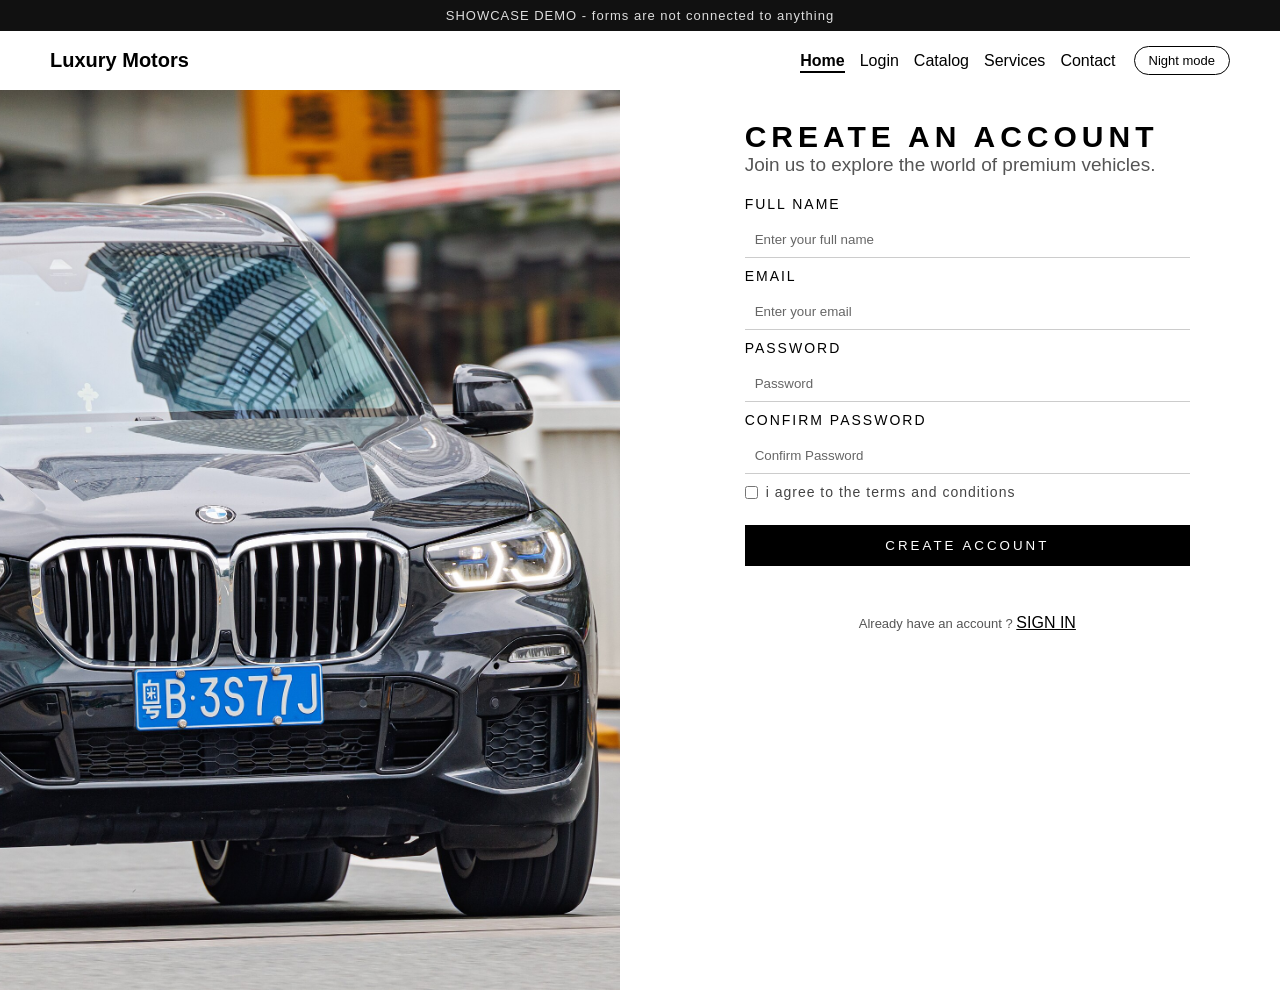
<file: index.html>
<!DOCTYPE html>
<html lang="en">
<head>
  <meta charset="UTF-8">
  <meta name="viewport" content="width=device-width, initial-scale=1.0">
  <title>Luxury Motors - Create an account (demo)</title>
  <link rel="stylesheet" href="style.css">
</head>
<body>

  <div class="banner">SHOWCASE DEMO - forms are not connected to anything</div>
<nav id="nav"></nav>
    <div class="container">

  <div class="images">
    <img src="img/hero.jpg" alt="BMW X5 (photo by Dinkun Chen, see credits)">
  </div>

  <div class="main">

   <div class="text">
      <h1>Create an account</h1>
      <p>Join us to explore the world of premium vehicles.</p>
    </div>
    
    <form id="signup-form" novalidate>
      <label for="full-name">Full Name</label>
      <input type="text" id="full-name" placeholder="Enter your full name" >

      <label for="email">Email</label>
      <input type="email" id="email" placeholder="Enter your email" >

      <label for="password">Password</label>
      <input type="password" id="password" placeholder="Password" >
      <label for="confirm-password">Confirm Password</label>
      <input type="password" id="confirm-password" placeholder="Confirm Password" >
      
      <div class="terms">
  <input type="checkbox" id="terms" >
  <label for="terms">I agree to the Terms and Conditions</label>
    </div>
      <button class="btn" type="submit">Create Account</button>
      <p id="form-msg" class="msg" role="status"></p>
      <p id="footer-text"> Already have an account ? <a href="login.html"><span>SIGN IN</span></a></P>
    </form>
  </div>
</div>
<script src="app.js"></script>
</body>
</html>
</file>
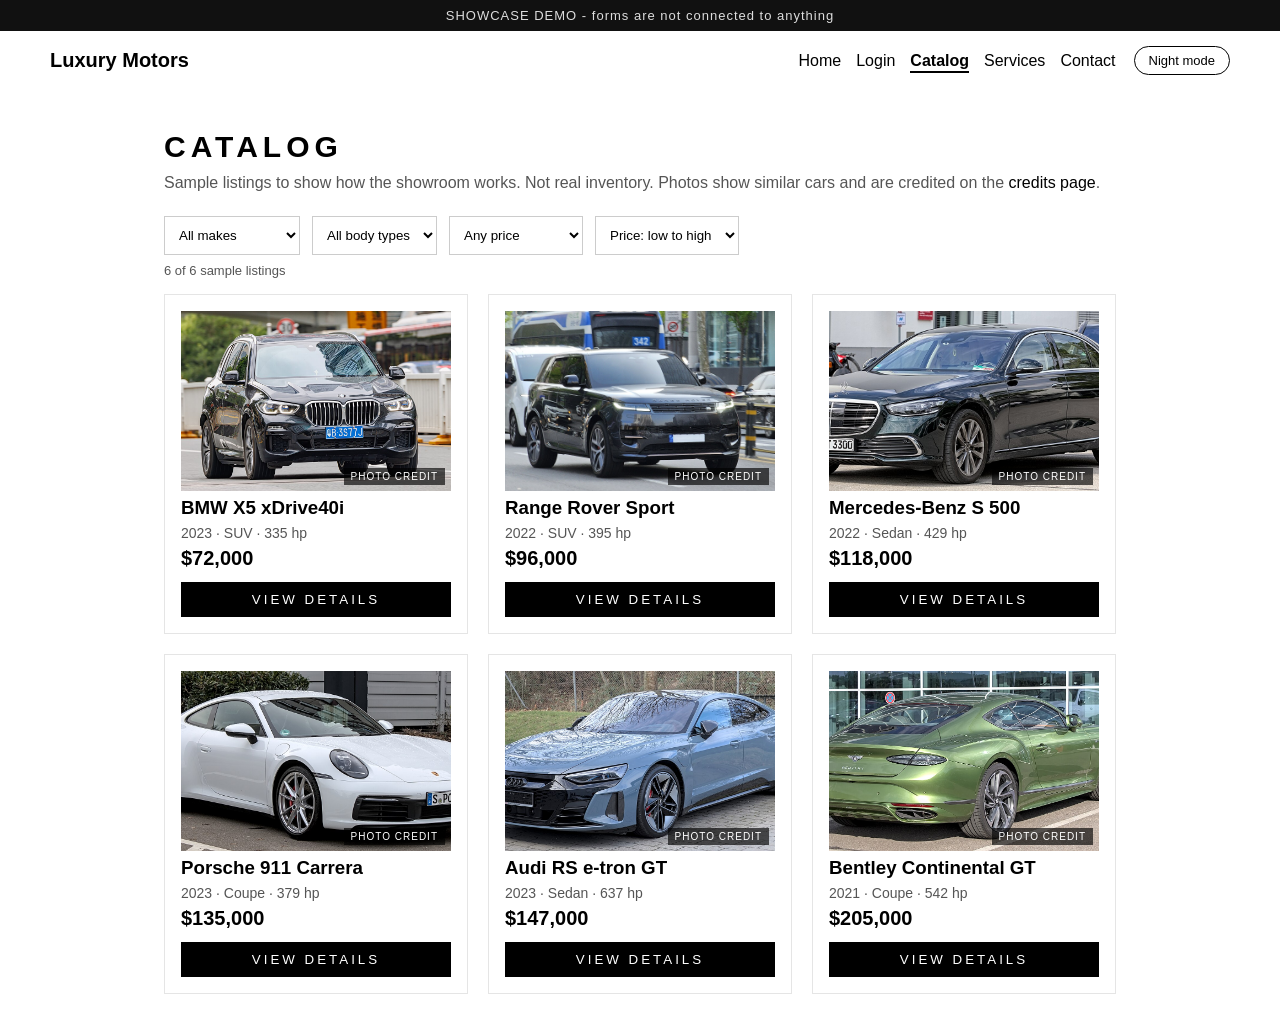
<file: catalog_page.html>
<!DOCTYPE html>
<html lang="en"><head><meta charset="UTF-8"><meta name="viewport" content="width=device-width, initial-scale=1.0"><title>Luxury Motors - Catalog</title><link rel="stylesheet" href="style.css"></head>
<body>
<div class="banner">SHOWCASE DEMO - forms are not connected to anything</div>
<nav id="nav"></nav>
<div class="page"><h1>Catalog</h1><p>Sample listings to show how the showroom works. Not real inventory. Photos show similar cars and are credited on the <a href="credits.html" style="color:#000">credits page</a>.</p>
<div class="filters"><select id="f-make" aria-label="Make"><option value="">All makes</option></select>
<select id="f-body" aria-label="Body"><option value="">All body types</option><option>Coupe</option><option>Sedan</option><option>SUV</option></select>
<select id="f-max" aria-label="Max price"><option value="">Any price</option><option value="100000">Up to $100,000</option><option value="150000">Up to $150,000</option><option value="250000">Up to $250,000</option></select>
<select id="f-sort" aria-label="Sort"><option value="low">Price: low to high</option><option value="high">Price: high to low</option></select></div>
<p id="count"></p><div id="grid"></div></div>
<div id="detail" class="modal" role="dialog" aria-modal="true" aria-labelledby="d-title"><div class="box"><div id="d-art" class="thumb"></div><h2 id="d-title"></h2><p id="d-body"></p><button id="d-close" class="btn small" type="button">Close</button></div></div>
<script src="app.js"></script>
</body></html>
</file>
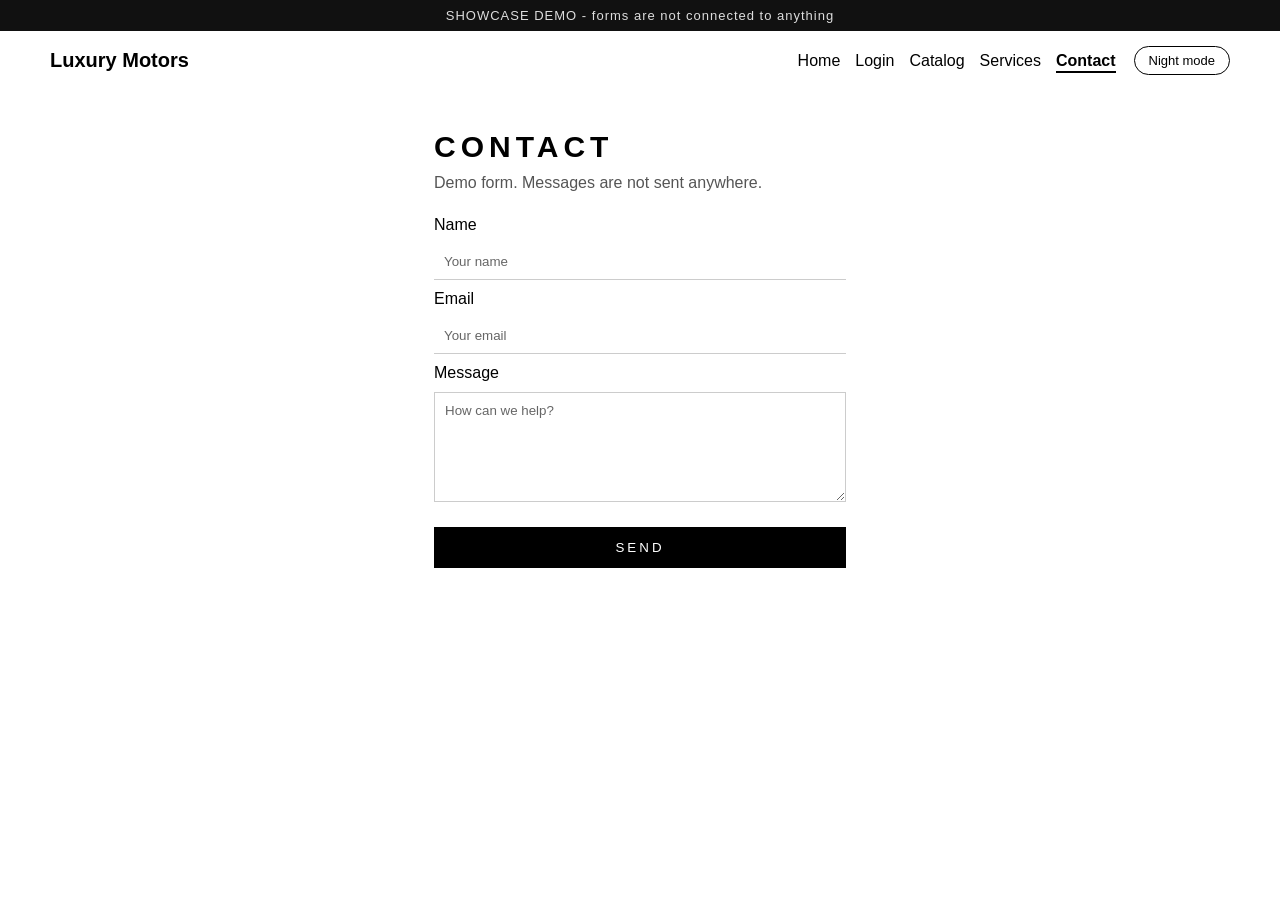
<file: contact.html>
<!DOCTYPE html>
<html lang="en"><head><meta charset="UTF-8"><meta name="viewport" content="width=device-width, initial-scale=1.0"><title>Luxury Motors - Contact (demo)</title><link rel="stylesheet" href="style.css"></head>
<body>
<div class="banner">SHOWCASE DEMO - forms are not connected to anything</div>
<nav id="nav"></nav>
<div class="page formpage"><h1>Contact</h1><p>Demo form. Messages are not sent anywhere.</p>
<form id="contact-form" novalidate><label for="name">Name</label><input id="name" placeholder="Your name"><label for="email">Email</label><input type="email" id="email" placeholder="Your email"><label for="message">Message</label><textarea id="message" placeholder="How can we help?"></textarea><button class="btn" type="submit">Send</button><p id="form-msg" class="msg" role="status"></p></form></div>
<script src="app.js"></script>
</body></html>
</file>
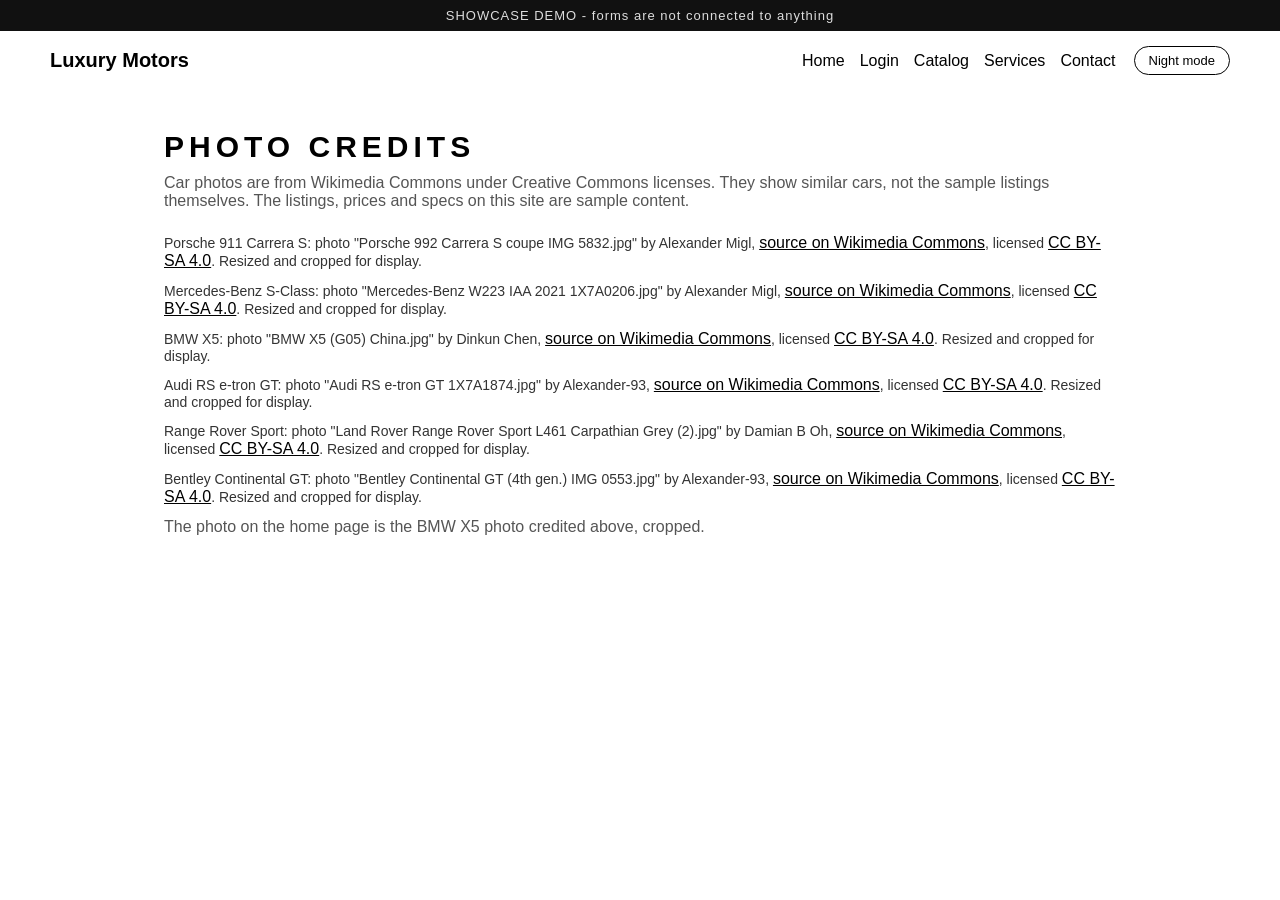
<file: credits.html>
<!DOCTYPE html>
<html lang="en"><head><meta charset="UTF-8"><meta name="viewport" content="width=device-width, initial-scale=1.0"><title>Luxury Motors - Photo credits</title><link rel="stylesheet" href="style.css"></head>
<body>
<div class="banner">SHOWCASE DEMO - forms are not connected to anything</div>
<nav id="nav"></nav>
<div class="page"><h1>Photo credits</h1><p>Car photos are from Wikimedia Commons under Creative Commons licenses. They show similar cars, not the sample listings themselves. The listings, prices and specs on this site are sample content.</p><ul class="credits"><li>Porsche 911 Carrera S: photo "Porsche 992 Carrera S coupe IMG 5832.jpg" by Alexander Migl, <a href="https://commons.wikimedia.org/wiki/File:Porsche_992_Carrera_S_coupe_IMG_5832.jpg">source on Wikimedia Commons</a>, licensed <a href="https://creativecommons.org/licenses/by-sa/4.0">CC BY-SA 4.0</a>. Resized and cropped for display.</li><li>Mercedes-Benz S-Class: photo "Mercedes-Benz W223 IAA 2021 1X7A0206.jpg" by Alexander Migl, <a href="https://commons.wikimedia.org/wiki/File:Mercedes-Benz_W223_IAA_2021_1X7A0206.jpg">source on Wikimedia Commons</a>, licensed <a href="https://creativecommons.org/licenses/by-sa/4.0">CC BY-SA 4.0</a>. Resized and cropped for display.</li><li>BMW X5: photo "BMW X5 (G05) China.jpg" by Dinkun Chen, <a href="https://commons.wikimedia.org/wiki/File:BMW_X5_(G05)_China.jpg">source on Wikimedia Commons</a>, licensed <a href="https://creativecommons.org/licenses/by-sa/4.0">CC BY-SA 4.0</a>. Resized and cropped for display.</li><li>Audi RS e-tron GT: photo "Audi RS e-tron GT 1X7A1874.jpg" by Alexander-93, <a href="https://commons.wikimedia.org/wiki/File:Audi_RS_e-tron_GT_1X7A1874.jpg">source on Wikimedia Commons</a>, licensed <a href="https://creativecommons.org/licenses/by-sa/4.0">CC BY-SA 4.0</a>. Resized and cropped for display.</li><li>Range Rover Sport: photo "Land Rover Range Rover Sport L461 Carpathian Grey (2).jpg" by Damian B Oh, <a href="https://commons.wikimedia.org/wiki/File:Land_Rover_Range_Rover_Sport_L461_Carpathian_Grey_(2).jpg">source on Wikimedia Commons</a>, licensed <a href="https://creativecommons.org/licenses/by-sa/4.0">CC BY-SA 4.0</a>. Resized and cropped for display.</li><li>Bentley Continental GT: photo "Bentley Continental GT (4th gen.) IMG 0553.jpg" by Alexander-93, <a href="https://commons.wikimedia.org/wiki/File:Bentley_Continental_GT_(4th_gen.)_IMG_0553.jpg">source on Wikimedia Commons</a>, licensed <a href="https://creativecommons.org/licenses/by-sa/4.0">CC BY-SA 4.0</a>. Resized and cropped for display.</li></ul><p>The photo on the home page is the BMW X5 photo credited above, cropped.</p></div>
<script src="app.js"></script>
</body></html>
</file>
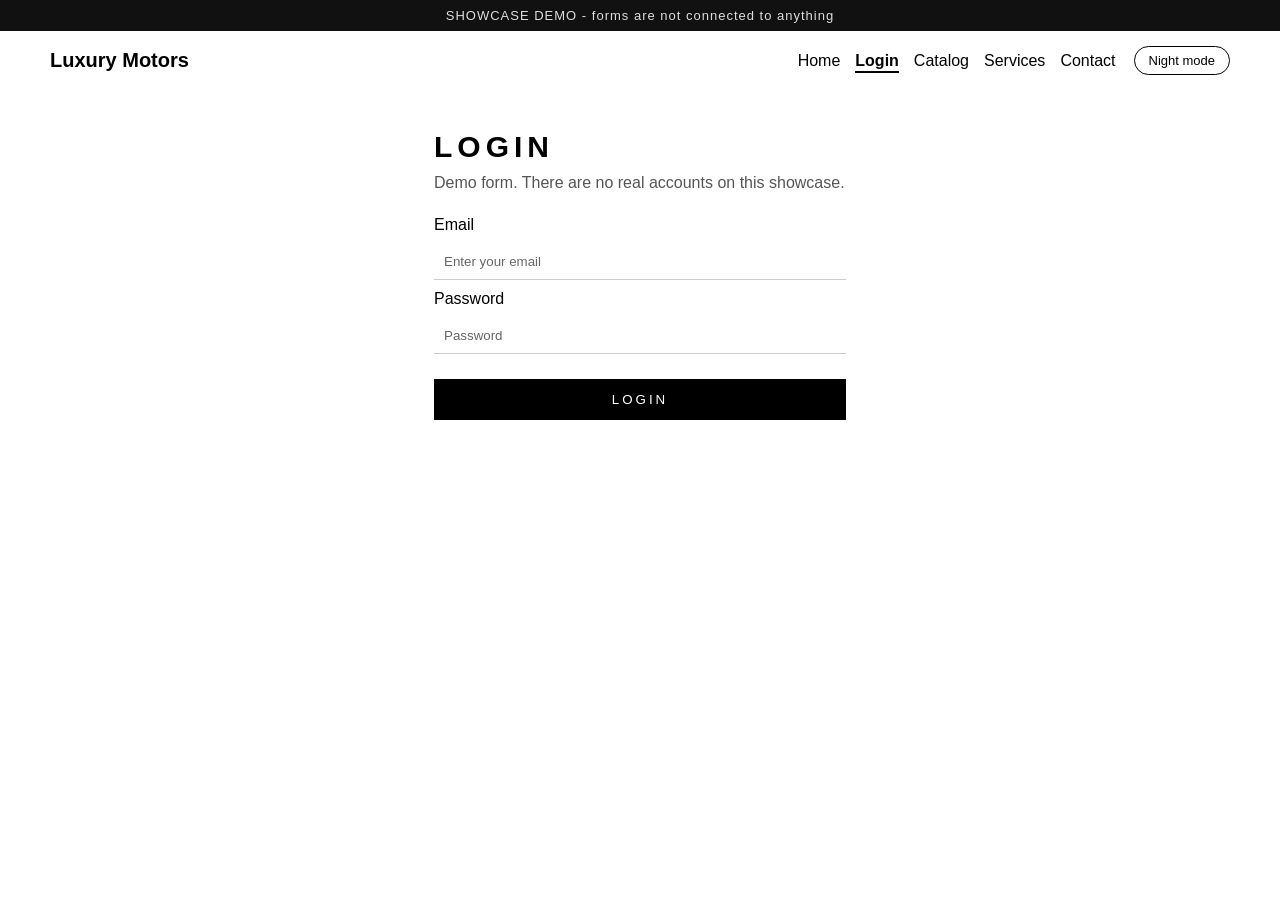
<file: login.html>
<!DOCTYPE html>
<html lang="en"><head><meta charset="UTF-8"><meta name="viewport" content="width=device-width, initial-scale=1.0"><title>Luxury Motors - Login (demo)</title><link rel="stylesheet" href="style.css"></head>
<body>
<div class="banner">SHOWCASE DEMO - forms are not connected to anything</div>
<nav id="nav"></nav>
<div class="page formpage"><h1>Login</h1><p>Demo form. There are no real accounts on this showcase.</p>
<form id="login-form" novalidate><label for="email">Email</label><input type="email" id="email" placeholder="Enter your email"><label for="password">Password</label><input type="password" id="password" placeholder="Password"><button class="btn" type="submit">Login</button><p id="form-msg" class="msg" role="status"></p></form></div>
<script src="app.js"></script>
</body></html>
</file>
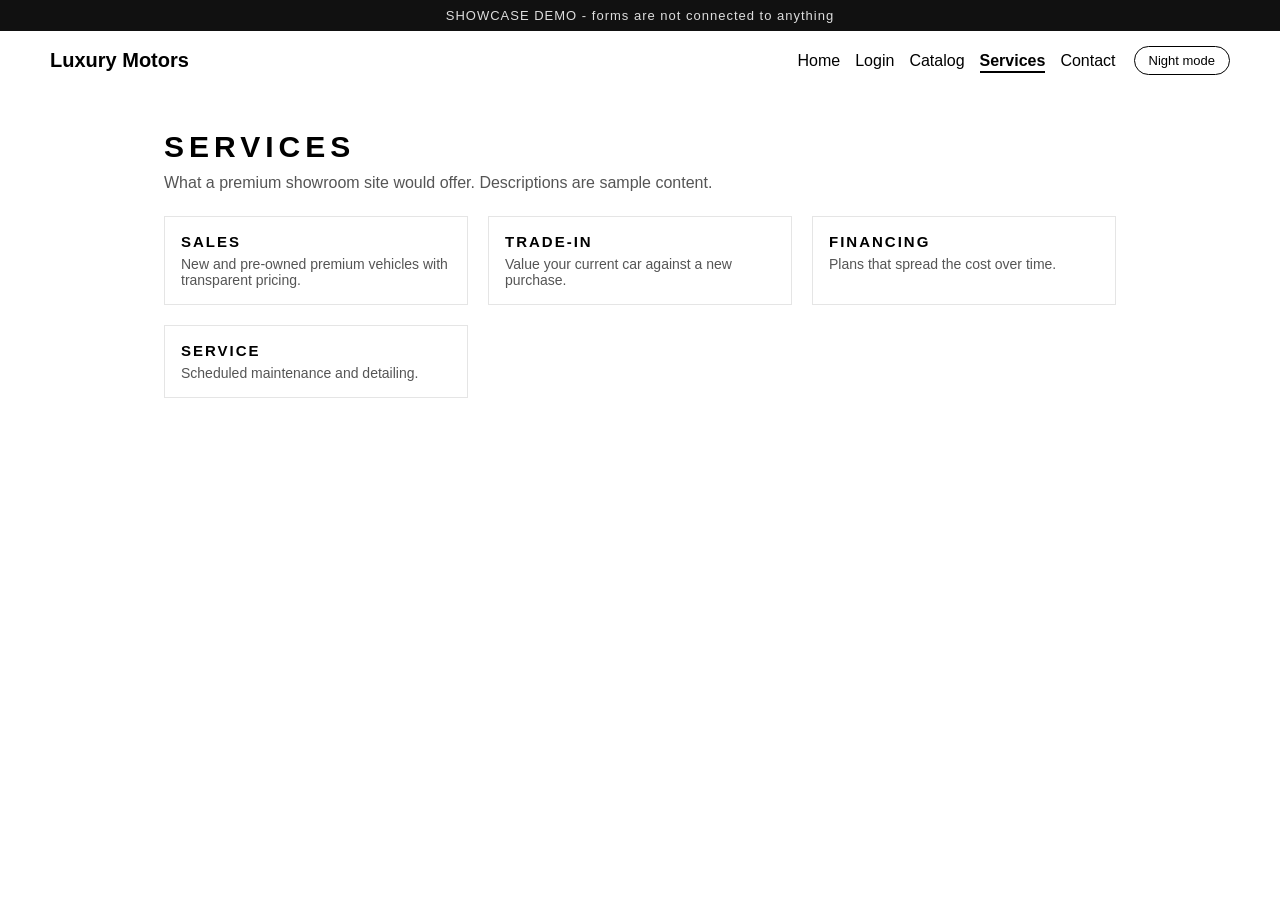
<file: services.html>
<!DOCTYPE html>
<html lang="en"><head><meta charset="UTF-8"><meta name="viewport" content="width=device-width, initial-scale=1.0"><title>Luxury Motors - Services</title><link rel="stylesheet" href="style.css"></head>
<body>
<div class="banner">SHOWCASE DEMO - forms are not connected to anything</div>
<nav id="nav"></nav>
<div class="page"><h1>Services</h1><p>What a premium showroom site would offer. Descriptions are sample content.</p>
<div class="svc"><div><h3>Sales</h3><p>New and pre-owned premium vehicles with transparent pricing.</p></div><div><h3>Trade-in</h3><p>Value your current car against a new purchase.</p></div><div><h3>Financing</h3><p>Plans that spread the cost over time.</p></div><div><h3>Service</h3><p>Scheduled maintenance and detailing.</p></div></div></div>
<script src="app.js"></script>
</body></html>
</file>
<file: style.css>
*{ 
    margin: 0;
    padding: 0;
    box-sizing: border-box;
    font-family: 'Montserrat', sans-serif;
}
nav {
    background-color: rgb(255, 255, 255);
    padding: 15px 50px;
    display: flex;
    align-items: center;
}

ul {
    margin: 0;
    padding: 0;
    display: flex; 
    gap: 15px;     
}

li {
    list-style-type: none;
}

a {
    color: black;
    font-size: 16px;
    text-decoration: none;
}

.luxurybutton {
    font-size: 20px;
    font-weight: bold;
    margin-right: auto; 
}
body{ 
    display: flex;
    flex-direction: column;
}
.container {
  display: flex;
  min-height: 100vh;
  gap: 35px; 
}
.images {
  width: 50%;
}
.images img {
  width: 100%;
  height: 100%;
  object-fit: cover; 
  object-position: center;
}
.main {
  width: 50%;
 padding: 30px 90px;
}   
form {
  display: flex;
  flex-direction: column;
  gap: 10px;
}
.main p {
    font-family: sans-serif;
    font-size: 19px;
    margin-bottom: 20px;
    color: silver;
}
.main h1 {
    font-size: 30px;
    letter-spacing: 5px;
    text-transform: uppercase;
}
.main label {
font-size: 14px;
text-transform: uppercase;
letter-spacing: 2px;
font-family:'Montserrat', sans-serif ;
}
.btn { 
    background: black;
    color: white;
    font-family: 'Montserrat', sans-serif;
    font-weight: 300;
    width: 100%;
    padding: 13px;
    border: none;
    text-transform: uppercase;
    letter-spacing: 3px;
    margin-top: 15px;
    cursor: pointer;
}
input:focus {
  outline: none;
  box-shadow: 0 0 5px #333;
}
.btn:hover { 
  background: #333;
  color: white;
}
input {
    padding: 10px;
    border: none;
    border-bottom: 1px solid #ccc;
  }
#footer-text  {
    color: silver;
    font-size: small;
    text-align: center;
    margin-bottom: 20px;
}
span { 
    text-decoration: underline;
    color: black;
    font-weight: 300;
    font-family: 'Montserrat', sans-serif;
    cursor: pointer;
}
span:hover{
    color: blue ;
}
.terms {
color: silver;
display: flex;
align-items: center;
gap: 8px;
}
.terms label{
    text-transform: lowercase ;
    letter-spacing: 1px;
   }


/* showcase additions */
@font-face { font-family: 'LuxuryFont'; src: url('Font.ttf'); }
nav a.active { font-weight: bold; border-bottom: 2px solid black; }
.msg { margin-top: 8px; font-size: 14px; font-family: sans-serif; }
.msg.ok { color: #1b6e2d; } .msg.bad { color: #b00020; }
.banner { background: #111; color: #ddd; text-align: center; font-size: 13px; padding: 8px 12px; font-family: sans-serif; letter-spacing: 1px; }
.page { max-width: 1000px; margin: 0 auto; padding: 40px 24px; width: 100%; }
.page h1 { font-size: 30px; letter-spacing: 5px; text-transform: uppercase; margin-bottom: 10px; }
.page > p { font-family: sans-serif; color: #666; margin-bottom: 24px; }
.filters { display: flex; flex-wrap: wrap; gap: 12px; margin-bottom: 8px; }
.filters select { padding: 10px; border: 1px solid #ccc; background: white; }
#count { font-family: sans-serif; color: #888; font-size: 13px; margin-bottom: 16px; }
#grid, .svc { display: grid; grid-template-columns: repeat(auto-fill, minmax(260px, 1fr)); gap: 20px; }
.card, .svc div { border: 1px solid #e5e5e5; padding: 16px; display: flex; flex-direction: column; gap: 6px; }
.thumb { position: relative; height: 180px; background: #e8e8e8; overflow: hidden; }
.thumb img { width: 100%; height: 100%; object-fit: cover; display: block; }
.tag { position: absolute; bottom: 6px; right: 6px; background: rgba(0,0,0,.65); color: #fff !important; padding: 3px 7px; font-family: sans-serif; font-size: 10px !important; letter-spacing: 1px; text-transform: uppercase; }
.meta { color: #777; font-family: sans-serif; font-size: 14px; }
.price { font-weight: bold; font-size: 20px; }
.btn.small { padding: 10px; margin-top: 6px; }
.svc h3 { letter-spacing: 2px; text-transform: uppercase; font-size: 15px; }
.svc p { font-family: sans-serif; color: #666; font-size: 14px; }
.empty { font-family: sans-serif; color: #888; }
.modal { display: none; position: fixed; inset: 0; background: rgba(0,0,0,.6); align-items: center; justify-content: center; }
.modal.open { display: flex; }
.modal .box { background: white; padding: 30px; max-width: 420px; width: 90%; display: flex; flex-direction: column; gap: 12px; }
.modal .box p { font-family: sans-serif; }
.formpage { max-width: 460px; }
textarea { padding: 10px; border: 1px solid #ccc; min-height: 110px; font-family: sans-serif; }
@media (max-width: 700px) { .container { flex-direction: column; } .images, .main { width: 100%; } .main { padding: 24px; } nav { padding: 12px 16px; flex-wrap: wrap; } }

/* contrast fixes */
.main p { color: #555; }
.terms { color: #444; }
#footer-text { color: #555; }
input::placeholder, textarea::placeholder { color: #666; }
.page > p, .meta, .svc p, #count { color: #555; }
.msg.ok { color: #14572a; }
@media (max-width: 700px) { .container { min-height: 0; gap: 0; } .images { height: 220px; } }

.credits li { font-family: sans-serif; font-size: 14px; color: #333; margin-bottom: 12px; list-style: none; }
.credits a { color: #000; text-decoration: underline; }
.credits { display: block; padding: 0; }
.credits li { overflow-wrap: anywhere; }
.page { overflow-wrap: anywhere; }
.images img { object-position: 71% center; }

/* ---- motion ---- */
html { scroll-behavior: smooth; }
body { animation: pagein .5s ease both; }
@keyframes pagein { from { opacity: 0; } to { opacity: 1; } }
.anim .reveal { opacity: 0; transform: translateY(22px); transition: opacity .6s ease, transform .6s ease; transition-delay: calc(var(--i, 0) * 70ms); }
.anim .reveal.in { opacity: 1; transform: none; }
.images { overflow: hidden; }
.images img { animation: kenburns 18s ease-in-out infinite alternate; transform-origin: 60% 50%; }
@keyframes kenburns { from { transform: scale(1); } to { transform: scale(1.08); } }
.card { transition: opacity .6s ease, transform .35s ease, box-shadow .35s ease, border-color .35s; background: var(--card, #fff); }
.card.in:hover { transform: translateY(-6px); box-shadow: 0 14px 30px rgba(0,0,0,.18); }
.thumb img { transition: transform .6s ease; }
.card:hover .thumb img { transform: scale(1.08); }
.svc div { transition: transform .3s ease, box-shadow .3s ease, opacity .6s ease; }
.svc div.in:hover { transform: translateY(-4px); box-shadow: 0 10px 24px rgba(0,0,0,.15); }
.btn { transition: background .25s, transform .15s, letter-spacing .25s; }
.btn:hover { letter-spacing: 4px; }
.btn:active { transform: scale(.97); }
nav a { position: relative; transition: opacity .2s; }
nav li a::after { content: ""; position: absolute; left: 0; bottom: -4px; height: 2px; width: 0; background: currentColor; transition: width .25s ease; }
nav li a:hover::after, nav li a.active::after { width: 100%; }
nav a.active { border-bottom: 0; }
input, select, textarea { transition: box-shadow .25s, border-color .25s, background .3s; }
.modal { display: flex; opacity: 0; visibility: hidden; transition: opacity .25s, visibility .25s; }
.modal.open { opacity: 1; visibility: visible; }
.modal .box { transform: translateY(20px) scale(.96); transition: transform .3s ease; }
.modal.open .box { transform: none; }
.msg { animation: pop .35s ease; }
@keyframes pop { from { opacity: 0; transform: translateY(-4px); } to { opacity: 1; transform: none; } }
.theme-toggle { margin-left: 18px; background: transparent; color: inherit; border: 1px solid currentColor; border-radius: 20px; padding: 6px 14px; font-size: 13px; cursor: pointer; transition: background .25s, color .25s; font-family: sans-serif; }
.theme-toggle:hover { background: #000; color: #fff; }
@media (prefers-reduced-motion: reduce) { *, *::before, *::after { animation: none !important; transition: none !important; } .anim .reveal { opacity: 1; transform: none; } }

/* ---- dark mode ---- */
html[data-theme="dark"] { color-scheme: dark; --card: #17171a; }
html[data-theme="dark"] body, html[data-theme="dark"] nav { background: #0e0e10; color: #ececec; }
html[data-theme="dark"] a, html[data-theme="dark"] nav a, html[data-theme="dark"] .credits a, html[data-theme="dark"] .page a, html[data-theme="dark"] span { color: #ececec !important; }
html[data-theme="dark"] .main p, html[data-theme="dark"] .page > p, html[data-theme="dark"] .meta, html[data-theme="dark"] .svc p, html[data-theme="dark"] #count, html[data-theme="dark"] #footer-text, html[data-theme="dark"] .terms, html[data-theme="dark"] .credits li, html[data-theme="dark"] .empty { color: #a9a9b0; }
html[data-theme="dark"] .terms label { color: #a9a9b0; }
html[data-theme="dark"] input, html[data-theme="dark"] textarea, html[data-theme="dark"] select { background: #17171a; color: #ececec; border-color: #3a3a40; }
html[data-theme="dark"] input::placeholder, html[data-theme="dark"] textarea::placeholder { color: #8b8b93; }
html[data-theme="dark"] .card, html[data-theme="dark"] .svc div { border-color: #2c2c31; background: #17171a; }
html[data-theme="dark"] .thumb { background: #222; }
html[data-theme="dark"] .btn { background: #ececec; color: #111; }
html[data-theme="dark"] .btn:hover { background: #fff; color: #000; }
html[data-theme="dark"] .modal .box { background: #17171a; color: #ececec; }
html[data-theme="dark"] .modal { background: rgba(0,0,0,.75); }
html[data-theme="dark"] .banner { background: #000; border-bottom: 1px solid #2c2c31; }
html[data-theme="dark"] .msg.ok { color: #6fd58a; } html[data-theme="dark"] .msg.bad { color: #ff8a9b; }
html[data-theme="dark"] .theme-toggle:hover { background: #ececec; color: #111; }
html[data-theme="dark"] .images img, html[data-theme="dark"] .thumb img { filter: brightness(.92); }

/* ---- responsive ---- */
.page h1, .main h1 { font-size: clamp(22px, 4vw, 30px); }
@media (max-width: 1000px) { .main { padding: 30px 40px; } .container { gap: 20px; } .page { padding: 32px 20px; } }
@media (max-width: 700px) {
  nav { gap: 8px; } ul { flex-wrap: wrap; gap: 12px; } .luxurybutton { width: 100%; }
  .theme-toggle { margin-left: 0; }
  .filters select { flex: 1 1 45%; min-width: 0; }
  #grid, .svc { grid-template-columns: 1fr; }
  .page h1, .main h1 { letter-spacing: 3px; }
}
@media (max-width: 380px) { .filters select { flex: 1 1 100%; } }
</file>
